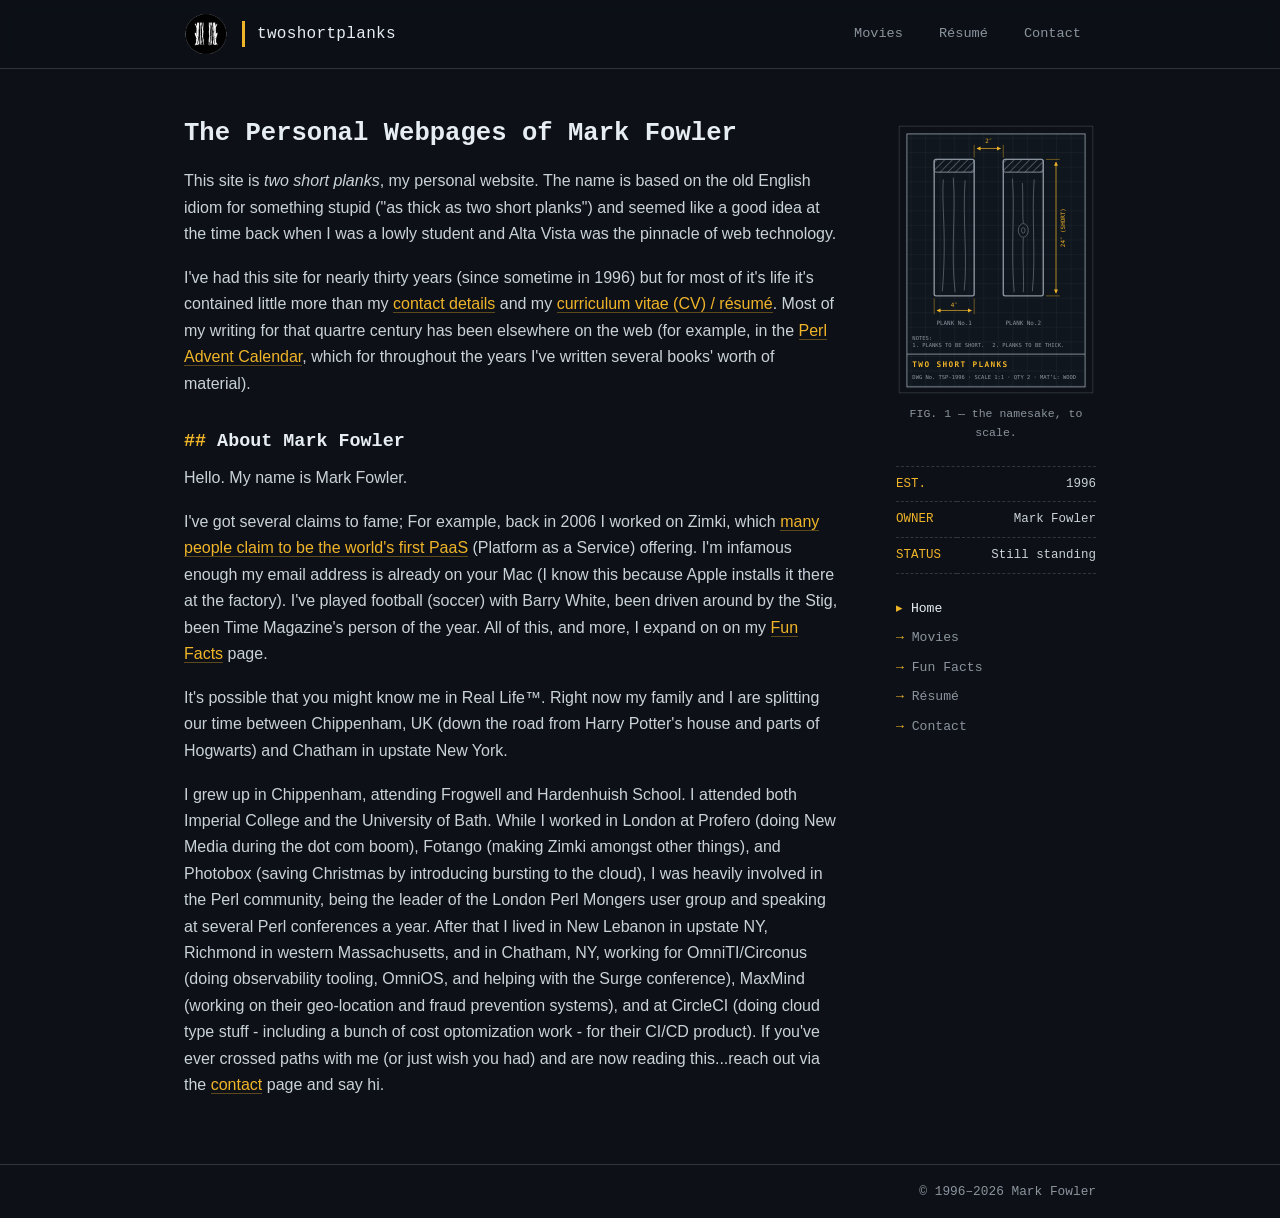
<file: index.html>
<!DOCTYPE html>
<html lang="en">
    <head>
        <meta charset="utf-8">
        <title>twoshortplanks</title>
        <link rel="stylesheet" type="text/css" href="/style.css">
        <meta name="viewport" content="width=device-width, initial-scale=1">
    </head>

    <body>
        <header>
            <nav id="top">
                <a href="/" id="brand">
                    <img src="/twoshortplanks-logo.png" width="44" height="44" alt="two short planks logo">
                    <span id="logotext">twoshortplanks</span>
                </a>
                <div id="nav-links">
                    <a href="https://movies.twoshortplanks.com/">Movies</a>
                    <a href="/cv/">R&eacute;sum&eacute;</a>
                    <a href="/contact/">Contact</a>
                </div>
            </nav>
        </header>

        <div id="wrapper">
            <article>
                <h1>The Personal Webpages of Mark Fowler</h1>
                <p>
                This site is <em>two short planks</em>, my personal website.  The name is based on the old English idiom for
                something stupid ("as thick as two short planks") and seemed like a good idea at the time back when I was a
                lowly student and Alta Vista was the pinnacle of web technology.
                </p>

                <p>
                I've had this site for nearly thirty years (since sometime in 1996) but for most of it's life it's
                contained little more than my <a href="/contact/">contact details</a> and my <a href="/cv/">curriculum vitae (CV) / r&eacute;sum&eacute;</a>.
                Most of my writing for that quartre century has been elsewhere on the web (for example, in the
                <a href="https://perladvent.org/">Perl Advent Calendar</a>, which for throughout the years I've written
                several books' worth of material).
                </p>

                <h2>About Mark Fowler</h2>

                <p>
                Hello.  My name is Mark Fowler.
                </p>

                <p>
                I've got several claims to fame;  For example, back in 2006 I worked on
                Zimki, which <a href="https://www.porter.run/blog/history-of-paas-how-canon-almost-became-a-major-cloud-provider">many people claim to be the world's first PaaS</a>
                (Platform as a Service) offering.  I'm infamous enough my email address
                is already on your Mac (I know this because Apple installs it there at the factory).
                I've played football (soccer) with Barry White, been driven around by the Stig,
                been Time Magazine's person of the year. All of this, and more, I expand on on my <a href="/about/fun-facts/">Fun
                    Facts</a> page.
                </p>

                <p>
                It's possible that you might know me in Real Life&trade;.  Right now my
                family and I are splitting our time between Chippenham, UK (down the road from Harry Potter's house and parts of Hogwarts)
                and Chatham in upstate New York.
                </p>

                <p>
                I grew up in Chippenham, attending Frogwell and Hardenhuish School.
                I attended both Imperial College and the University of Bath.
                While I worked in London at Profero (doing New Media during the dot com boom),
                Fotango (making Zimki amongst other things), and Photobox (saving Christmas by introducing bursting to the cloud),
                I was heavily involved in the Perl community, being the leader of the
                London Perl Mongers user group and speaking at several Perl conferences
                a year.  After that I lived in New Lebanon in upstate NY, Richmond
                in western Massachusetts, and in Chatham, NY, working for
                OmniTI/Circonus (doing observability tooling, OmniOS, and helping with the Surge conference),
                MaxMind (working on their geo-location and fraud prevention systems), and at CircleCI
                (doing cloud type stuff - including a bunch of cost optomization work - for their CI/CD product).
                If you've ever crossed paths with me (or just wish you had) and are now reading this...reach out via the
                <a href="/contact/">contact</a> page and say hi.
                </p>

            </article>

            <aside>
                <img src="/planks-blueprint.svg" alt="Blueprint-style technical drawing of two short planks of wood">
                <p class="figure-caption">FIG. 1 &mdash; the namesake, to scale.</p>
                <dl class="spec">
                    <dt>EST.</dt><dd>1996</dd>
                    <dt>OWNER</dt><dd>Mark Fowler</dd>
                    <dt>STATUS</dt><dd>Still standing</dd>
                </dl>
                <nav class="side-nav">
                    <span class="current">Home</span>
                    <a href="https://movies.twoshortplanks.com/">Movies</a>
                    <a href="/about/fun-facts/">Fun Facts</a>
                    <a href="/cv/">R&eacute;sum&eacute;</a>
                    <a href="/contact/">Contact</a>
                </nav>
            </aside>
        </div>

        <footer>
            <p>&copy; 1996&ndash;2026 Mark Fowler</p>
        </footer>
    </body>
</html>
</file>
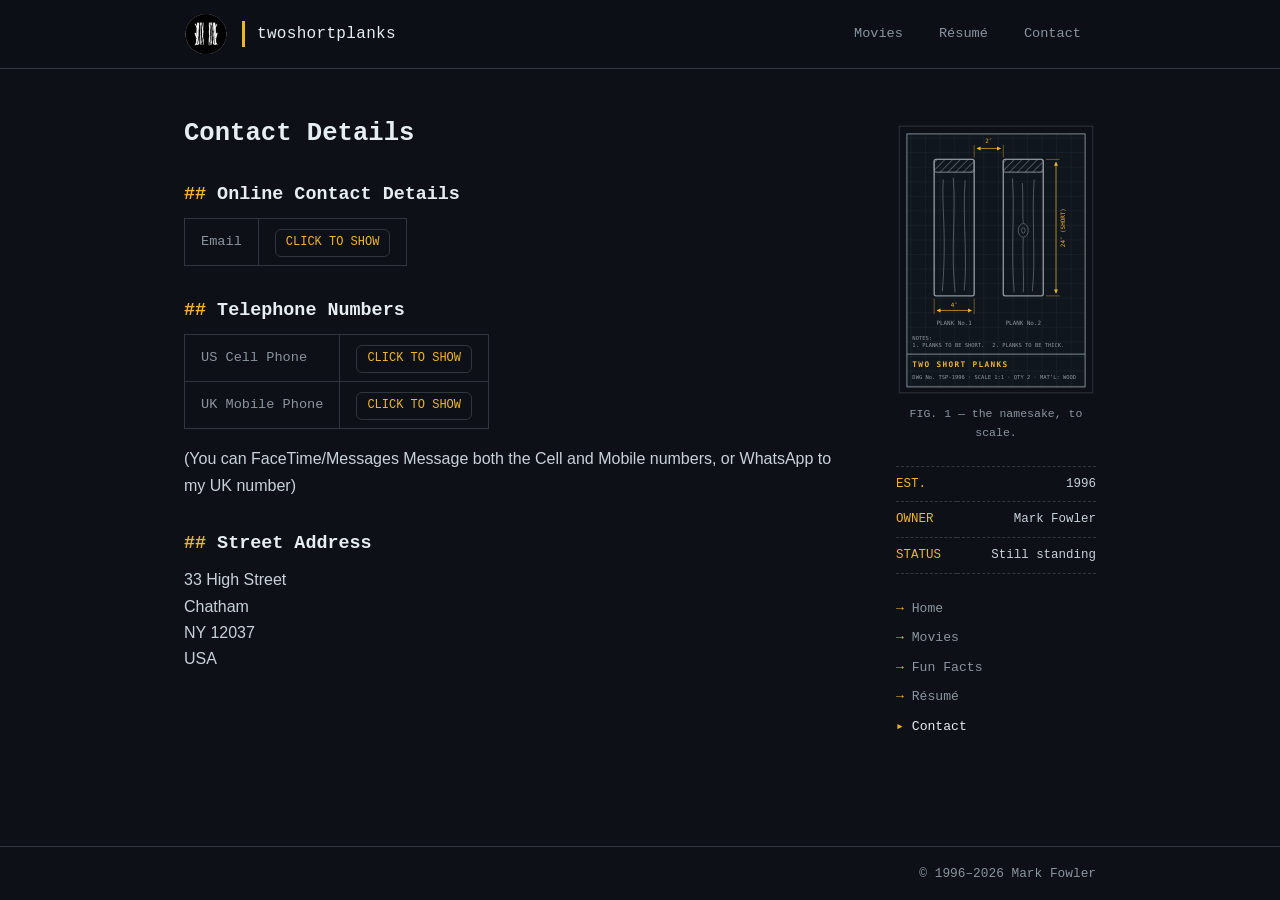
<file: contact/index.html>
<!DOCTYPE html>
<html lang="en">
    <head>
        <meta charset="utf-8">
        <title>Contact &mdash; twoshortplanks</title>
        <link rel="stylesheet" type="text/css" href="/style.css">
        <meta name="viewport" content="width=device-width, initial-scale=1">
    </head>

    <body>
        <header>
            <nav id="top">
                <a href="/" id="brand">
                    <img src="/twoshortplanks-logo.png" width="44" height="44" alt="two short planks logo">
                    <span id="logotext">twoshortplanks</span>
                </a>
                <div id="nav-links">
                    <a href="https://movies.twoshortplanks.com/">Movies</a>
                    <a href="/cv/">R&eacute;sum&eacute;</a>
                    <a href="/contact/">Contact</a>
                </div>
            </nav>
        </header>

        <div id="wrapper">
        <article>
                <h1>Contact Details</h1>

                <h2>Online Contact Details</h2>

                <!-- a table?  YES A TABLE.  This is TABULAR DATA -->
                <table>
                  <tr><td>Email</td><td class="obfu mikealpharomeokiloattangowhiskeyoscarsierrahoteloscarromeotangopapalimaalphanovemberkilosierradotcharlieoscarmike">Loading...</td>
                </table>

                <h2>Telephone Numbers</h2>

                <!-- a table?  YES A TABLE.  This is TABULAR DATA -->
                <table>
                  <tr><td>US Cell Phone</td><td class="obfu one-eightthreeeight-twoseventhree-threefivethreenine">Loading...</td></tr>
                  <tr><td>UK Mobile Phone</td><td class="obfu zeroseventhreezerofive foursevenonesixfoureight">Loading...</td></tr>
                </table>

                <p>(You can FaceTime/Messages Message both the Cell and Mobile numbers, or WhatsApp to my UK number)</p>

                <h2>Street Address</h2>

                <p>
                33 High Street<br>
                Chatham<br>
                NY 12037<br>
                USA
                </p>
        </article>

        <aside>
            <img src="/planks-blueprint.svg" alt="Blueprint-style technical drawing of two short planks of wood">
            <p class="figure-caption">FIG. 1 &mdash; the namesake, to scale.</p>
            <dl class="spec">
                <dt>EST.</dt><dd>1996</dd>
                <dt>OWNER</dt><dd>Mark Fowler</dd>
                <dt>STATUS</dt><dd>Still standing</dd>
            </dl>
            <nav class="side-nav">
                <a href="/">Home</a>
                <a href="https://movies.twoshortplanks.com/">Movies</a>
                <a href="/about/fun-facts/">Fun Facts</a>
                <a href="/cv/">R&eacute;sum&eacute;</a>
                <span class="current">Contact</span>
            </nav>
        </aside>
        </div>

        <footer>
            <p>&copy; 1996&ndash;2026 Mark Fowler</p>
        </footer>
    </body>

    <!-- de-obfu the obfuscated things on demand -->
    <script>

    var mymap = {
        zero: '0',
        one: '1',
        two: '2',
        three: '3',
        four: '4',
        five: '5',
        six: '6',
        seven: '7',
        eight: '8',
        nine: '9',
        at: '@',
        alpha: 'a',
        bravo: 'b',
        charlie: 'c',
        delta: 'd',
        echo: 'e',
        foxtrot: 'f',
        gamma: 'g',
        hotel: 'h',
        indigo: 'i',
        juliett: 'j',
        kilo: 'k',
        lima: 'l',
        mike: 'm',
        november: 'n',
        oscar: 'o',
        papa: 'p',
        quebec: 'q',
        romeo: 'r',
        sierra: 's',
        tango: 't',
        uniform: 'u',
        victor: 'v',
        whiskey: 'w',
        'x-ray': 'x',
        yankee: 'y',
        zulu: 'z',
        dot: '.',
        space: ' '
    };

    function decoder(string) {
        if (string.length == 0)
        return "";
        for (k in mymap)
        if (mymap.hasOwnProperty(k))
            if (string.indexOf(k) == 0) {
            return mymap[k] + decoder(string.substr(k.length));
            }
        return string.substr(0,1) + decoder(string.substr(1));
    }

    document.addEventListener('DOMContentLoaded', function() {
        document.querySelectorAll('.obfu').forEach((e) => {
            e.innerHTML = "<span class='reveal'>CLICK TO SHOW</span>";
            e.addEventListener('click', function() {
                e.innerHTML = decoder(e.getAttribute('class').replace('obfu ', ''));
            });
        })
    });
    </script>
</html>
</file>
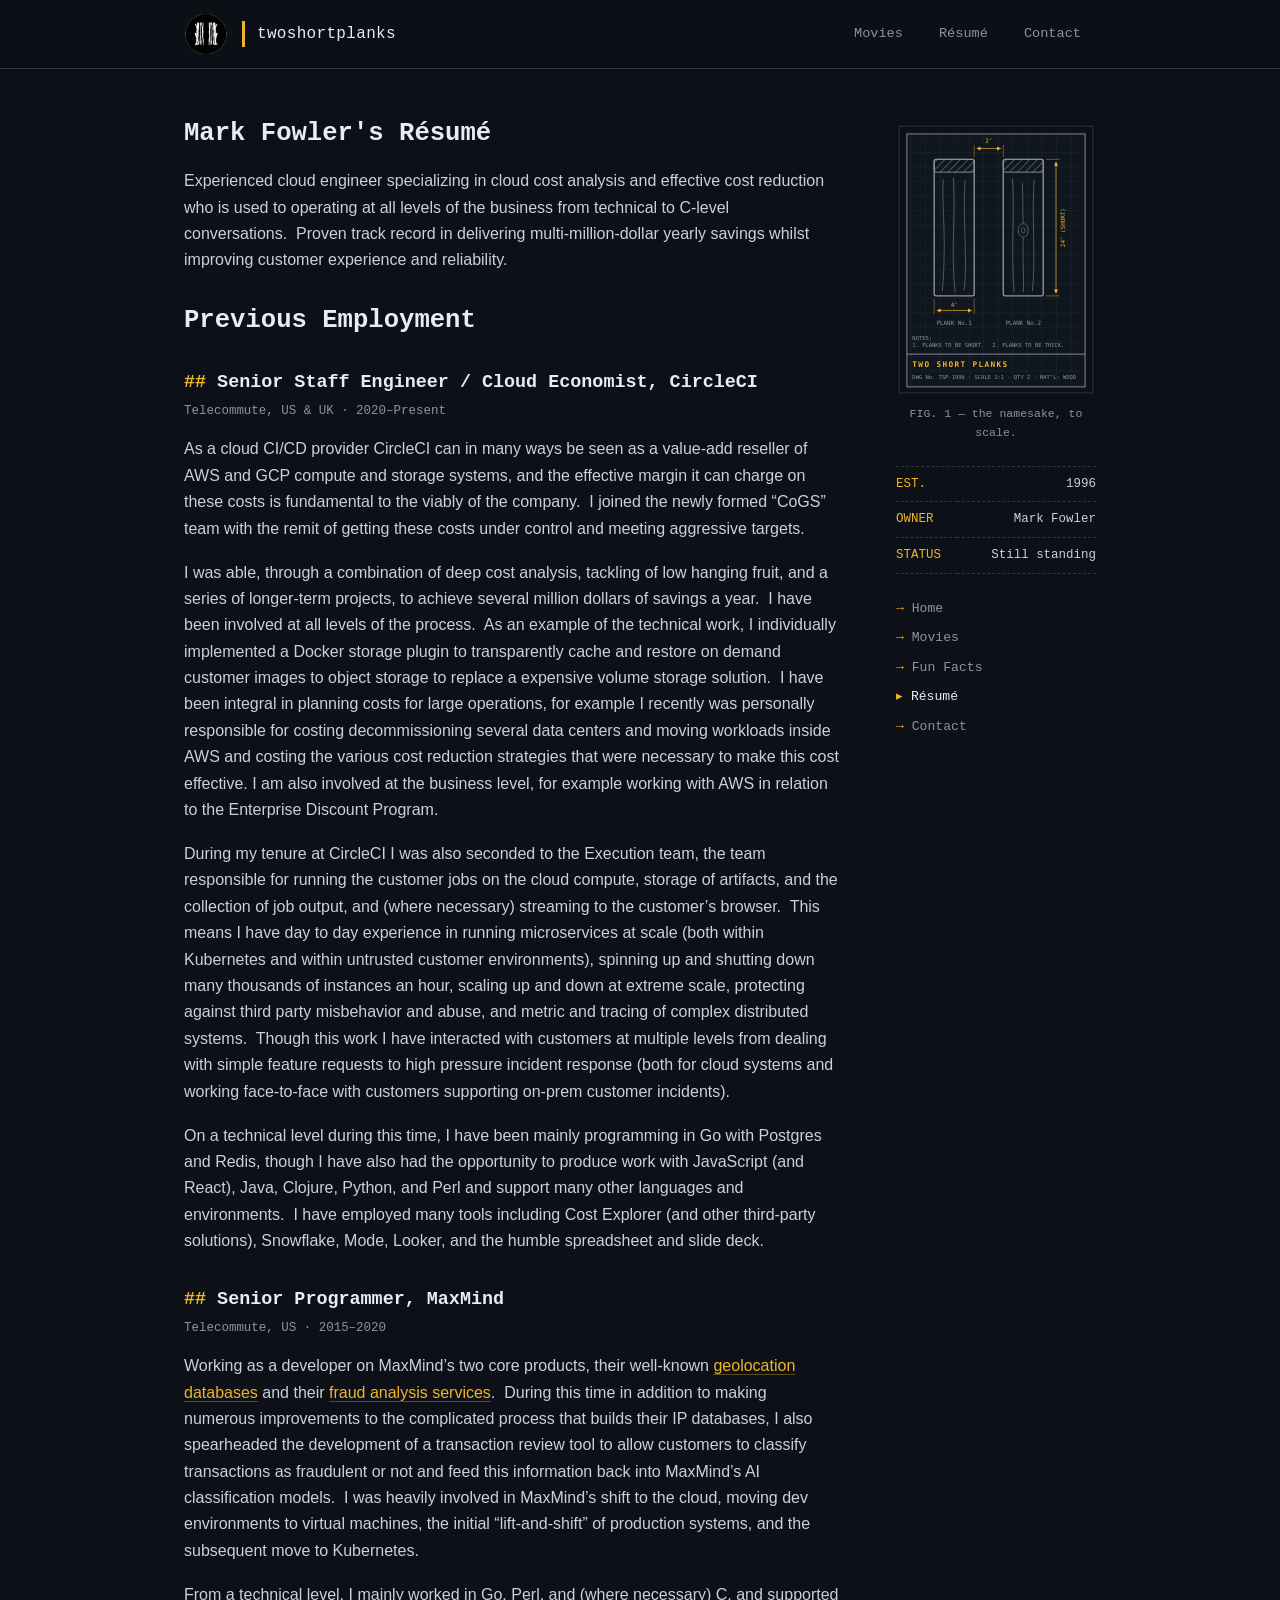
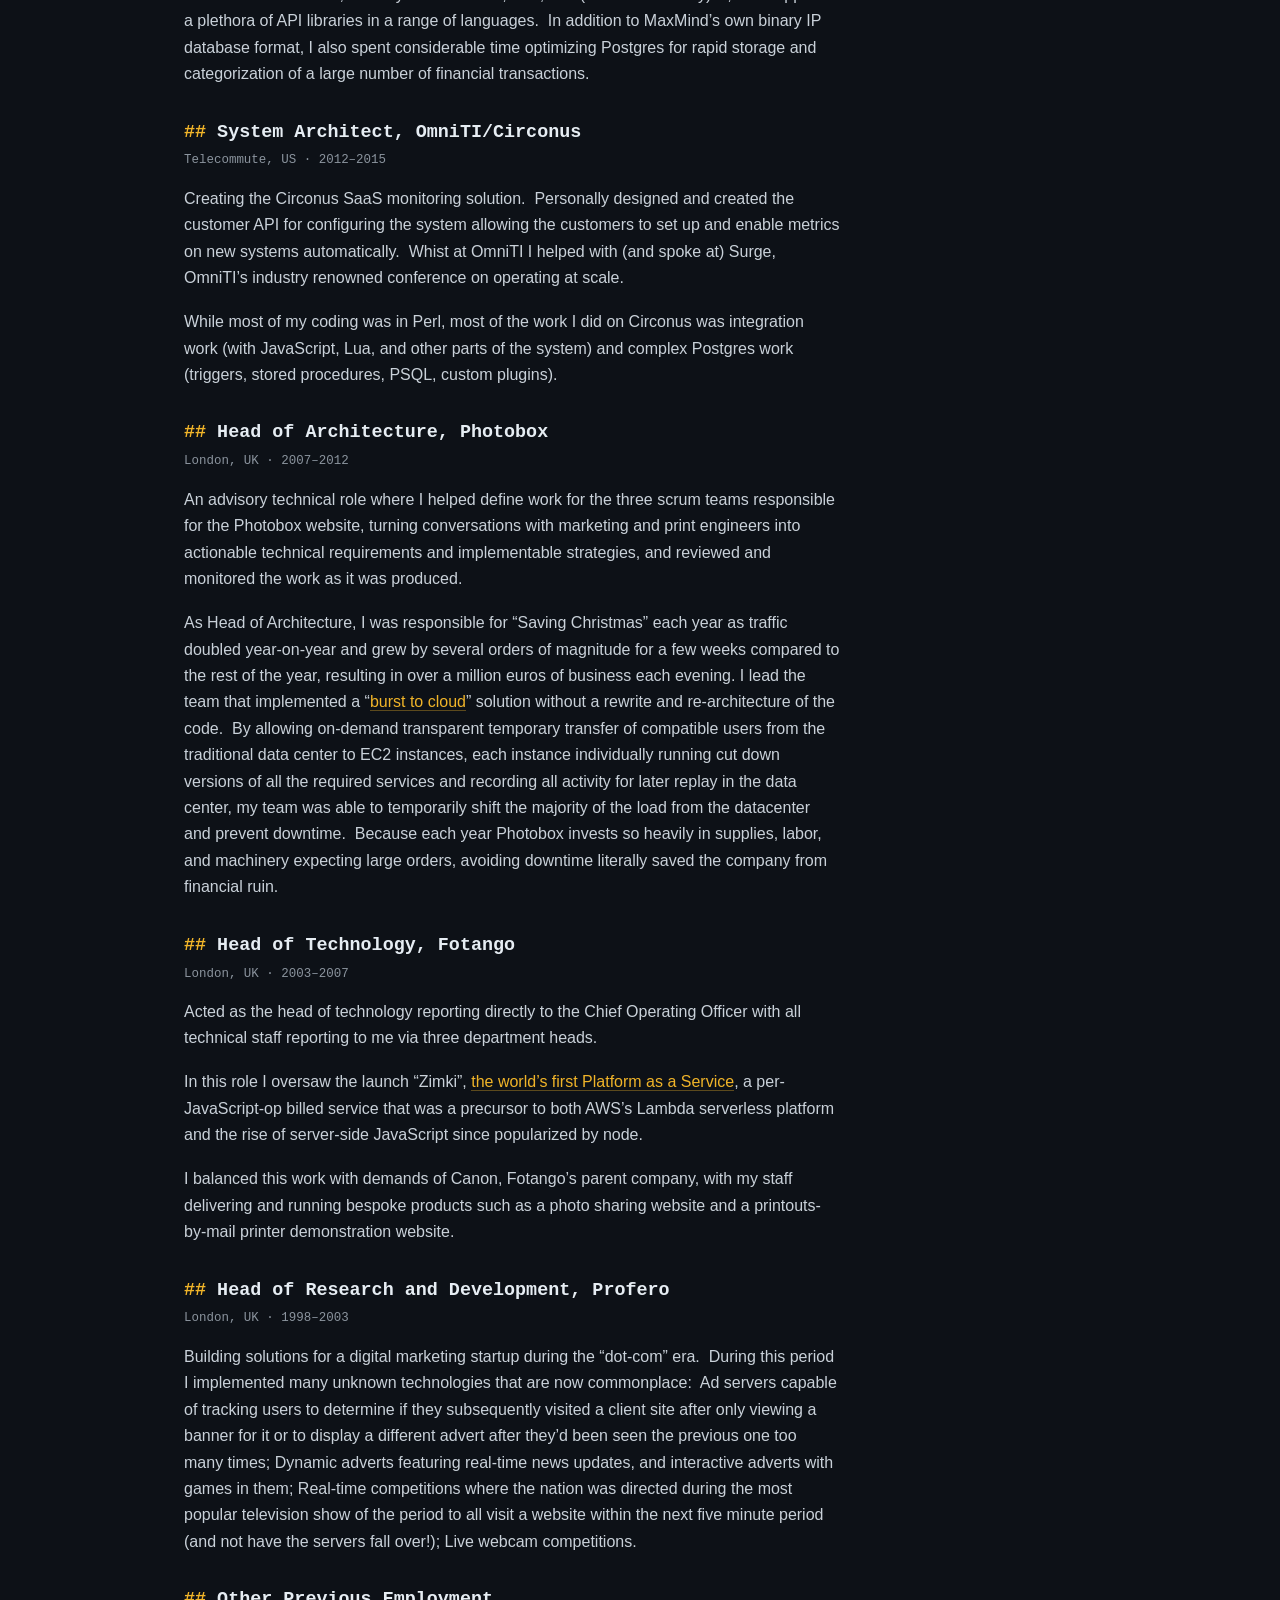
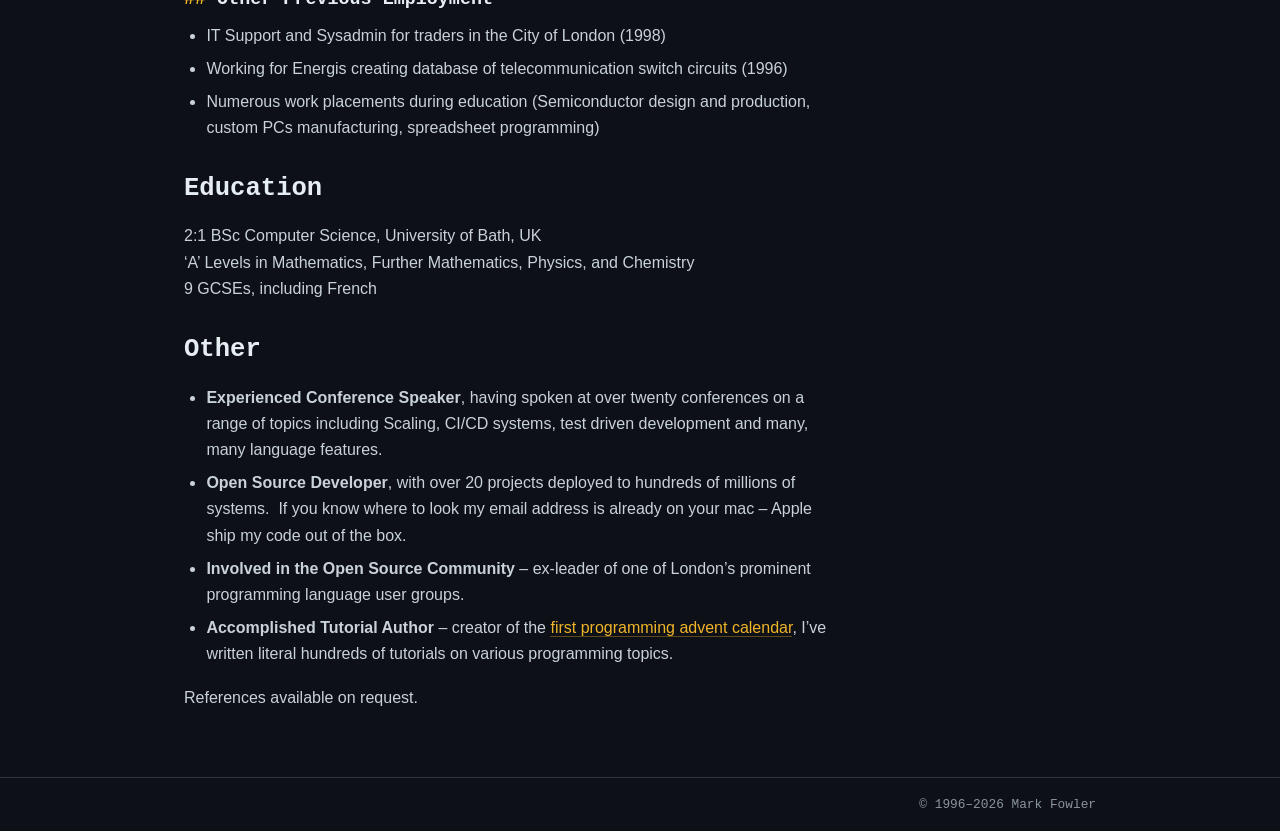
<file: cv/index.html>
<!DOCTYPE html>
<html lang="en">
    <head>
        <meta charset="utf-8">
        <title>R&eacute;sum&eacute; &mdash; twoshortplanks</title>
        <link rel="stylesheet" type="text/css" href="/style.css">
        <meta name="viewport" content="width=device-width, initial-scale=1">
    </head>

    <body>
        <header>
            <nav id="top">
                <a href="/" id="brand">
                    <img src="/twoshortplanks-logo.png" width="44" height="44" alt="two short planks logo">
                    <span id="logotext">twoshortplanks</span>
                </a>
                <div id="nav-links">
                    <a href="https://movies.twoshortplanks.com/">Movies</a>
                    <a href="/cv/">R&eacute;sum&eacute;</a>
                    <a href="/contact/">Contact</a>
                </div>
            </nav>
        </header>

        <div id="wrapper">
        <article>

                <h1>Mark Fowler's R&eacute;sum&eacute;</h1>

                <p>Experienced cloud engineer specializing in cloud cost
                analysis and effective cost reduction who is used to operating at all levels of
                the business from technical to C-level conversations.&nbsp; Proven track record in
                delivering multi-million-dollar yearly savings whilst improving customer
                experience and reliability.</p>
                
                <h1>Previous Employment</h1>
                
                <h2>Senior Staff Engineer / Cloud Economist, CircleCI</h2>
                <p class="job-meta">Telecommute, US &amp; UK &middot; 2020&ndash;Present</p>
                
                <p>As a cloud CI/CD provider CircleCI can in many ways be seen
                as a value-add reseller of AWS and GCP compute and storage systems, and the
                effective margin it can charge on these costs is fundamental to the viably of
                the company.&nbsp; I joined the newly formed &ldquo;CoGS&rdquo; team with the remit of getting
                these costs under control and meeting aggressive targets.</p>
                
                <p>I was able, through a combination of deep cost analysis,
                tackling of low hanging fruit, and a series of longer-term projects, to achieve
                several million dollars of savings a year.&nbsp; I have been involved at all levels
                of the process.&nbsp; As an example of the technical work, I individually
                implemented a Docker storage plugin to transparently cache and restore on
                demand customer images to object storage to replace a expensive volume storage
                solution.&nbsp; I have been integral in planning costs for large operations, for
                example I recently was personally responsible for costing decommissioning
                several data centers and moving workloads inside AWS and costing the various cost
                reduction strategies that were necessary to make this cost effective. I am
                also involved at the business level, for example working with AWS in relation to
                the Enterprise Discount Program.</p>
                
                <p>During my tenure at CircleCI I was also seconded to the Execution
                team, the team responsible for running the customer jobs on the cloud compute,
                storage of artifacts, and the collection of job output, and (where necessary)
                streaming to the customer&rsquo;s browser.&nbsp; This means I have day to day experience
                in running microservices at scale (both within Kubernetes and within untrusted
                customer environments), spinning up and shutting down many thousands of
                instances an hour, scaling up and down at extreme scale, protecting against
                third party misbehavior and abuse, and metric and tracing of complex
                distributed systems.&nbsp; Though this work I have interacted with customers at
                multiple levels from dealing with simple feature requests to high pressure
                incident response (both for cloud systems and working face-to-face with
                customers supporting on-prem customer incidents). </p>
                
                <p>On a technical level during this time, I have been mainly
                programming in Go with Postgres and Redis, though I have also had the
                opportunity to produce work with JavaScript (and React), Java, Clojure, Python,
                and Perl and support many other languages and environments.&nbsp; I have employed
                many tools including Cost Explorer (and other third-party solutions),
                Snowflake, Mode, Looker, and the humble spreadsheet and slide deck.</p>
                
                <h2>Senior Programmer, MaxMind</h2>
                <p class="job-meta">Telecommute, US &middot; 2015&ndash;2020</p>
                
                <p>Working as a developer on MaxMind&rsquo;s two core products, their
                well-known <a
                href="https://www.maxmind.com/en/solutions/ip-geolocation-databases-api-services">geolocation
                databases</a> and their <a
                href="https://www.maxmind.com/en/solutions/fraud-prevention/overview">fraud
                analysis services</a>.&nbsp; During this time in addition to making numerous
                improvements to the complicated process that builds their IP databases, I also
                spearheaded the development of a transaction review tool to allow customers to
                classify transactions as fraudulent or not and feed this information back into
                MaxMind&rsquo;s AI classification models.&nbsp; I was heavily involved in MaxMind&rsquo;s shift
                to the cloud, moving dev environments to virtual machines, the initial
                &ldquo;lift-and-shift&rdquo; of production systems, and the subsequent move to Kubernetes.</p>
                
                <p>From a technical level, I mainly worked in Go, Perl, and
                (where necessary) C, and supported a plethora of API libraries in a range of
                languages.&nbsp; In addition to MaxMind&rsquo;s own binary IP database format, I also
                spent considerable time optimizing Postgres for rapid storage and
                categorization of a large number of financial transactions.</p>
                
                <h2>System Architect, OmniTI/Circonus</h2>
                <p class="job-meta">Telecommute, US &middot; 2012&ndash;2015</p>
                
                <p>Creating the Circonus SaaS monitoring solution.&nbsp; Personally
                designed and created the customer API for configuring the system allowing the
                customers to set up and enable metrics on new systems automatically.&nbsp; Whist at
                OmniTI I helped with (and spoke at) Surge, OmniTI&rsquo;s industry renowned
                conference on operating at scale.</p>
                
                <p>While most of my coding was in Perl, most of the work I did
                on Circonus was integration work (with JavaScript, Lua, and other parts of the
                system) and complex Postgres work (triggers, stored procedures, PSQL, custom
                plugins).</p>
                
                <h2>Head of Architecture, Photobox</h2>
                <p class="job-meta">London, UK &middot; 2007&ndash;2012</p>
                
                <p>An advisory technical role where I helped define work for
                the three scrum teams responsible for the Photobox website, turning
                conversations with marketing and print engineers into actionable technical
                requirements and implementable strategies, and reviewed and monitored the work
                as it was produced.</p>
                
                <p>As Head of Architecture, I was responsible for &ldquo;Saving
                Christmas&rdquo; each year as traffic doubled year-on-year and grew by several orders
                of magnitude for a few weeks compared to the rest of the year, resulting in
                over a million euros of business each evening. I lead the team that implemented
                a &ldquo;<a href="https://youtu.be/8Gp-RXCLO2M?t=2844">burst to cloud</a>&rdquo; solution without
                a rewrite and re-architecture of the code.&nbsp; By allowing on-demand transparent temporary
                transfer of compatible users from the traditional data center to EC2 instances,
                each instance individually running cut down versions of all the required
                services and recording all activity for later replay in the data center, my
                team was able to temporarily shift the majority of the load from the datacenter
                and prevent downtime.&nbsp; Because each year Photobox invests so heavily in
                supplies, labor, and machinery expecting large orders, avoiding downtime
                literally saved the company from financial ruin.</p>
                
                <h2>Head of Technology, Fotango</h2>
                <p class="job-meta">London, UK &middot; 2003&ndash;2007</p>
                
                <p>Acted as the head of technology reporting directly to the
                Chief Operating Officer with all technical staff reporting to me via three
                department heads.</p>
                
                <p>In this role I oversaw the launch &ldquo;Zimki&rdquo;, <a
                href="https://www.porter.run/blog/history-of-paas-how-canon-almost-became-a-major-cloud-provider">the
                world&rsquo;s first Platform as a Service</a>, a per-JavaScript-op billed service
                that was a precursor to both AWS&rsquo;s Lambda serverless platform and the rise of
                server-side JavaScript since popularized by node.</p>
                
                <p>I balanced this work with demands of Canon, Fotango&rsquo;s parent
                company, with my staff delivering and running bespoke products such as a photo
                sharing website and a printouts-by-mail printer demonstration website.</p>
                
                <h2>Head of Research and Development, Profero</h2>
                <p class="job-meta">London, UK &middot; 1998&ndash;2003</p>
                
                <p>Building solutions for a digital marketing startup during
                the &ldquo;dot-com&rdquo; era.&nbsp; During this period I implemented many unknown technologies
                that are now commonplace:&nbsp; Ad servers capable of tracking users to determine if
                they subsequently visited a client site after only viewing a banner for it or
                to display a different advert after they&rsquo;d been seen the previous one too many
                times; Dynamic adverts featuring real-time news updates, and interactive
                adverts with games in them; Real-time competitions where the nation was
                directed during the most popular television show of the period to all visit a website
                within the next five minute period (and not have the servers fall over!); Live
                webcam competitions.</p>
                
                <h2>Other Previous Employment</h2>
                
                <ul>
                 <li>IT Support and Sysadmin for traders in the City of London
                     (1998)</li>
                 <li>Working for Energis creating database of telecommunication
                     switch circuits (1996)</li>
                 <li>Numerous work placements during education (Semiconductor
                     design and production, custom PCs manufacturing, spreadsheet programming)</li>
                </ul>
                
                <h1>Education</h1>
                
                <p>2:1 BSc Computer Science, University of Bath, UK<br>
                &lsquo;A&rsquo; Levels in Mathematics, Further Mathematics, Physics, and Chemistry<br>
                9 GCSEs, including French</p>
                
                <h1>Other</h1>
                
                <ul>
                 <li><b>Experienced Conference Speaker</b>, having spoken at
                     over twenty conferences on a range of topics including Scaling, CI/CD
                     systems, test driven development and many, many language features.</li>
                 <li><b>Open Source Developer</b>, with over 20 projects
                     deployed to hundreds of millions of systems.&nbsp; If you know where to look my
                     email address is already on your mac &ndash; Apple ship my code out of the box.</li>
                 <li><b>Involved in the Open Source Community</b> &ndash; ex-leader
                     of one of London&rsquo;s prominent programming language user groups.</li>
                 <li><b>Accomplished Tutorial Author</b> &ndash; creator of the <a
                     href="https://perladvent.org/2024/2024-12-24.html">first programming
                     advent calendar</a>, I&rsquo;ve written literal hundreds of tutorials on various
                     programming topics.</li>
                </ul>
                
                <p>References available on request.</p>
                
                            

        </article>

        <aside>
            <img src="/planks-blueprint.svg" alt="Blueprint-style technical drawing of two short planks of wood">
            <p class="figure-caption">FIG. 1 &mdash; the namesake, to scale.</p>
            <dl class="spec">
                <dt>EST.</dt><dd>1996</dd>
                <dt>OWNER</dt><dd>Mark Fowler</dd>
                <dt>STATUS</dt><dd>Still standing</dd>
            </dl>
            <nav class="side-nav">
                <a href="/">Home</a>
                <a href="https://movies.twoshortplanks.com/">Movies</a>
                <a href="/about/fun-facts/">Fun Facts</a>
                <span class="current">R&eacute;sum&eacute;</span>
                <a href="/contact/">Contact</a>
            </nav>
        </aside>
        </div>

        <footer>
            <p>&copy; 1996&ndash;2026 Mark Fowler</p>
        </footer>
    </body>
</html>
</file>
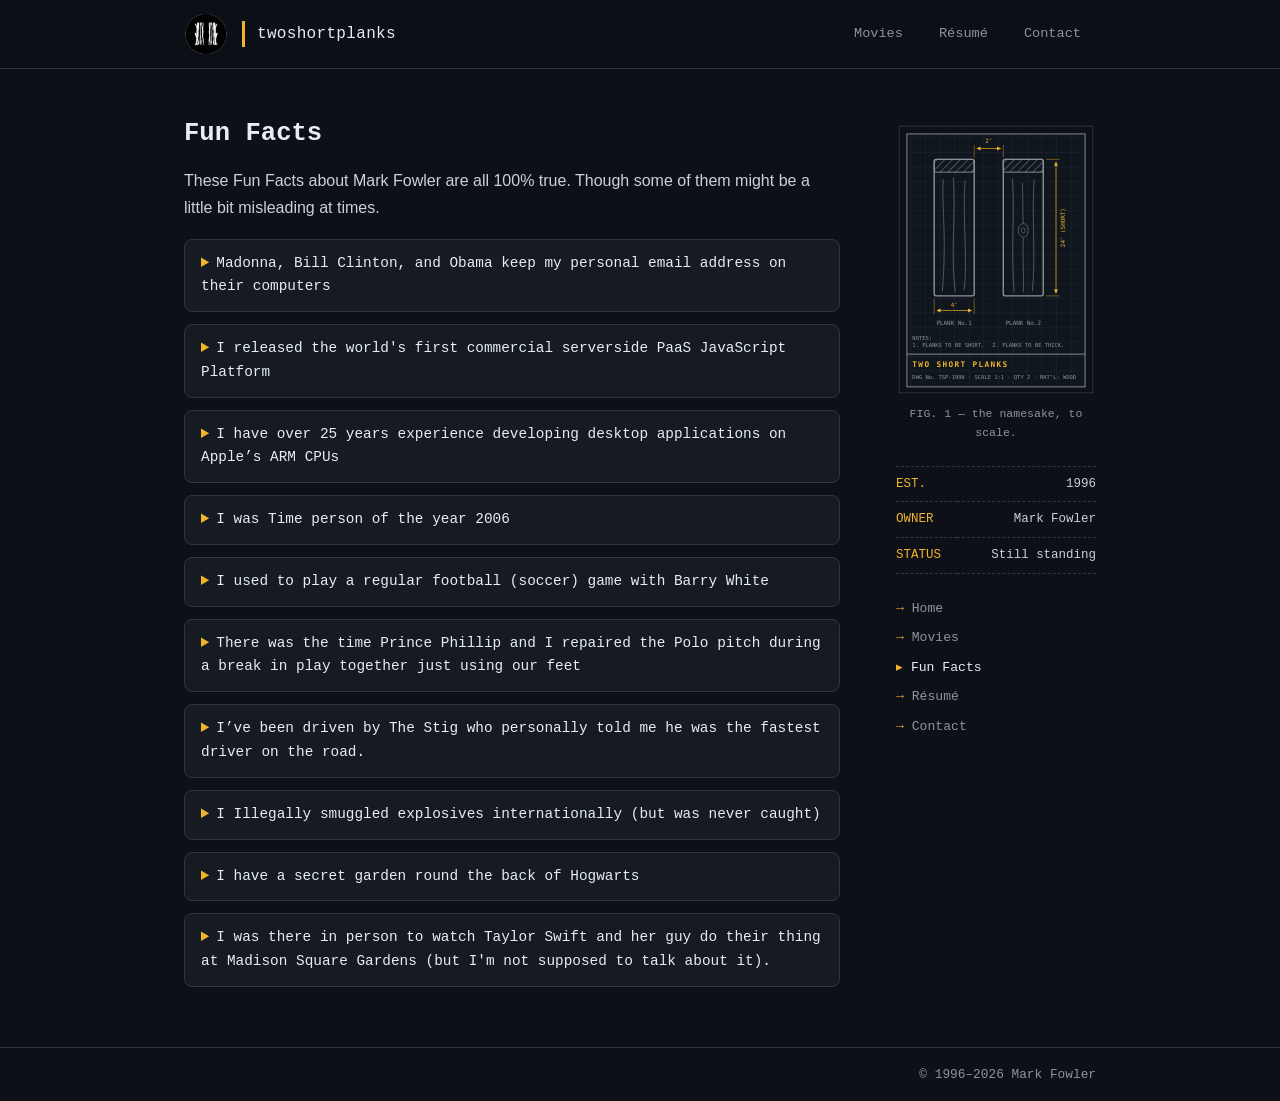
<file: about/fun-facts/index.html>
<!DOCTYPE html>
<html lang="en">
    <head>
        <meta charset="utf-8">
        <title>Fun Facts &mdash; twoshortplanks</title>
        <link rel="stylesheet" type="text/css" href="/style.css">
        <meta name="viewport" content="width=device-width, initial-scale=1">
    </head>

    <body>
        <header>
            <nav id="top">
                <a href="/" id="brand">
                    <img src="/twoshortplanks-logo.png" width="44" height="44" alt="two short planks logo">
                    <span id="logotext">twoshortplanks</span>
                </a>
                <div id="nav-links">
                    <a href="https://movies.twoshortplanks.com/">Movies</a>
                    <a href="/cv/">R&eacute;sum&eacute;</a>
                    <a href="/contact/">Contact</a>
                </div>
            </nav>
        </header>

        <div id="wrapper">
        <article>

                <h1>Fun Facts</h1>

                <p>These Fun Facts about Mark Fowler are all 100% true.  Though some of them might be a little bit misleading at times.</p>

<details>
    <summary>Madonna, Bill Clinton, and Obama keep my personal email address on their computers</summary>
    <p>Since I&rsquo;m an open source developer, several Perl modules I&rsquo;ve written (e.g. Test::Builder::Tester) are shipped by Apple as part of macOS, which includes my email address in the documentation.</p>
</details>

<details>
    <summary>I released the world's first commercial serverside PaaS JavaScript Platform</summary>
    <p>Yep, it was called <a href="https://blog.porter.run/history-of-paas-how-canon-almost-became-a-major-cloud-provider/">Zimki</a>, I worked on it with Simon Wardley back when he and I worked for Fotango, a subsidiary of Canon. Canon ended up not sharing the long term vision, and infamously canned the product minutes before Simon presented it on-stage at OSCON. Earlier in the conference I gave a talk about how JavaScript would be the next big serverside programming language and no-one believed me. Oh well.</p>
</details>

<details>
    <summary>I have over 25 years experience developing desktop applications on Apple&rsquo;s ARM CPUs</summary>
    <p>ARM originally stood for Archimedes RISC Machine, which powered the Archimedes range of computers originally marketed to school children in the UK. Apple invested in these ARM processors because they wanted it for their Newton range. The Archimedes had a WIMP GUI built into the ROM that shipped with the computer, and It was possible to write Desktop GUI programs on these computers in BBC Basic by using &ldquo;*&rdquo; system calls in order to directly call the GUI APIs.</p>
</details>

<details>
    <summary>I was Time person of the year 2006</summary>
    <p>Time&rsquo;s person of the year 2006 was &ldquo;You&rdquo;. We&rsquo;re all Time person of the year (assuming you were born in 2006 that is).</p>
</details>

<details>
    <summary>I used to play a regular football (soccer) game with Barry White</summary>
    <p>Barry White, no relation to the singer, used to work with me at Fotango where we both played in the five-a-side team on Tuesday.</p>
</details>

<details>
    <summary>There was the time Prince Phillip and I repaired the Polo pitch during a break in play together just using our feet</summary>
    <p>This is common practice at Polo matches apparently. The crowd is invited out on the pitch at &ldquo;half time&rdquo; to use their feet to shove the divots back. The one match I&rsquo;ve ever been to Prince Phillip was in attendance, so we fixed the pitch together</p>
</details>

<details>
    <summary>I&rsquo;ve been driven by The Stig who personally told me he was the fastest driver on the road.</summary>
    <p>Friend and twice co-worker Stig Brautasett has driven me on more than one occasion. He&rsquo;s always the fastest driver on the road, since he drives slowly and safely on the country lanes where he lives and everyone else gets stuck behind him.</p>
</details>

<details>
    <summary>I Illegally smuggled explosives internationally (but was never caught)</summary>
    <p>When I moved my entire household contents from the UK to the US in a shipping container, I - unknowingly - had &ldquo;sparkers&rdquo; (you know, the hand held fireworks that people put in fancy cocktails) in a desk draw contained within. This is a huge no-no if you haven&rsquo;t filled in the correct paperwork, but no-one has ever troubled me about it.</p>
</details>

<details>
    <summary>I have a secret garden round the back of Hogwarts</summary>
    <p>Hogwarts, as so much as it can be considered real, is basically three places: Alnwick Castle in Northumberland (most of the real world outside shots), the Harry Potter sets in London (both the real world sets and the giant model), and Lacock Abbey in Wiltshire (where the internal corridor shots were filmed). I&rsquo;ve been to all three, but the secret garden is an allotment garden in a walled off area inside the Lacock Abbey grounds. Getting to it involves comically breezing past all the people queuing up to pay for entry at the National Trust counter, and then down through a NO ENTRY gate in the botanical gardens while typically carrying a garden spade and a bucket. Fun times.</p>
</details>

<details>
    <summary>I was there in person to watch Taylor Swift and her guy do their thing at Madison Square Gardens (but I'm not supposed to talk about it).</summary>
    <p>Yes, I was at the Jingle Ball concert at Madison Square Gardens on December 8th 2017 where I got to see Taylor Swift and Ed Sheeran perform "End Game" live.  I probably shouldn't talk about it because then we get into if Sabrina Carpenter or Tay-Tay's set was better, and that's a real emacs-vs-vi or tabs-vs-spaces level debate right there.</p>
</details>

                
                            

        </article>

        <aside>
            <img src="/planks-blueprint.svg" alt="Blueprint-style technical drawing of two short planks of wood">
            <p class="figure-caption">FIG. 1 &mdash; the namesake, to scale.</p>
            <dl class="spec">
                <dt>EST.</dt><dd>1996</dd>
                <dt>OWNER</dt><dd>Mark Fowler</dd>
                <dt>STATUS</dt><dd>Still standing</dd>
            </dl>
            <nav class="side-nav">
                <a href="/">Home</a>
                <a href="https://movies.twoshortplanks.com/">Movies</a>
                <span class="current">Fun Facts</span>
                <a href="/cv/">R&eacute;sum&eacute;</a>
                <a href="/contact/">Contact</a>
            </nav>
        </aside>
        </div>

        <footer>
            <p>&copy; 1996&ndash;2026 Mark Fowler</p>
        </footer>
    </body>
</html>
</file>
<file: style.css>
/* two short planks — refined dark */

:root {
    --bg: #0d1117;
    --bg-raised: #161b22;
    --border: #30363d;
    --text: #c9d1d9;
    --bright: #e6edf3;
    --muted: #8b949e;
    --accent: #f0b429;
    --mono: ui-monospace, "SF Mono", SFMono-Regular, Menlo, Consolas, "Liberation Mono", monospace;
    --sans: -apple-system, BlinkMacSystemFont, "Segoe UI", Helvetica, Arial, sans-serif;
}

/* CSS Reset */
* {
    margin: 0;
    padding: 0;
    box-sizing: border-box;
}

body {
    background: var(--bg);
    color: var(--text);
    font-family: var(--sans);
    line-height: 1.65;
    min-height: 100vh;
    display: flex;
    flex-direction: column;
}

::selection {
    background: var(--accent);
    color: var(--bg);
}

/* Header Styles */
header {
    position: sticky;
    top: 0;
    z-index: 10;
    background: rgba(13, 17, 23, 0.92);
    backdrop-filter: blur(6px);
    border-bottom: 1px solid var(--border);
}

#top {
    max-width: 960px;
    margin: 0 auto;
    padding: 12px 24px;
    display: flex;
    align-items: center;
}

#brand {
    display: flex;
    align-items: center;
    gap: 14px;
    text-decoration: none;
    color: var(--bright);
}

#brand img {
    border-radius: 50%;
    display: block;
}

#logotext {
    font-family: var(--mono);
    font-size: 1rem;
    letter-spacing: 0.02em;
    border-left: 3px solid var(--accent);
    padding-left: 12px;
}

#nav-links {
    margin-left: auto;
    display: flex;
    gap: 6px;
}

#nav-links a {
    font-family: var(--mono);
    font-size: 0.85rem;
    color: var(--muted);
    text-decoration: none;
    padding: 6px 14px;
    border: 1px solid transparent;
    border-radius: 6px;
}

#nav-links a:hover {
    color: var(--accent);
    border-color: var(--border);
    background: var(--bg-raised);
}

/* Layout */
#wrapper {
    max-width: 960px;
    margin: 48px auto;
    padding: 0 24px;
    display: flex;
    gap: 56px;
}

article {
    max-width: 680px;
    min-width: 0;
}

/* Article Styles */
article p,
article ul,
article table {
    margin-bottom: 1.1em;
}

article ul {
    padding-left: 1.4em;
}

article li {
    margin-bottom: 0.4em;
}

article h1,
article h2,
article h3 {
    font-family: var(--mono);
    color: var(--bright);
    line-height: 1.3;
    text-wrap: balance;
}

article h1 {
    font-size: 1.6em;
    margin: 1.2em 0 0.7em;
}

article h1:first-child {
    margin-top: 0;
}

article h2 {
    font-size: 1.15em;
    margin: 1.8em 0 0.6em;
}

article h2::before {
    content: "## ";
    color: var(--accent);
}

article h3 {
    font-size: 1em;
    margin: 1.5em 0 0.5em;
}

article .job-meta {
    font-family: var(--mono);
    font-size: 0.78rem;
    color: var(--muted);
    margin: -0.4em 0 1.2em;
}

article a {
    color: var(--accent);
    text-decoration: none;
    border-bottom: 1px solid rgba(240, 180, 41, 0.35);
}

article a:hover {
    border-bottom-color: var(--accent);
}

/* Collapsible fun facts */
article details {
    background: var(--bg-raised);
    border: 1px solid var(--border);
    border-radius: 8px;
    padding: 12px 16px;
    margin-bottom: 12px;
}

article summary {
    cursor: pointer;
    font-family: var(--mono);
    font-size: 0.9em;
    color: var(--bright);
}

article summary::marker {
    color: var(--accent);
}

article summary:hover {
    color: var(--accent);
}

article details p {
    margin: 10px 0 4px;
}

/* Tables */
article table {
    border-collapse: collapse;
}

article td {
    border: 1px solid var(--border);
    padding: 8px 16px;
}

article td:first-child {
    font-family: var(--mono);
    font-size: 0.85em;
    color: var(--muted);
}

.reveal {
    display: inline-block;
    background: var(--bg);
    border: 1px solid var(--border);
    border-radius: 6px;
    color: var(--accent);
    font-family: var(--mono);
    font-size: 0.75em;
    padding: 3px 10px;
    cursor: pointer;
}

.reveal:hover {
    border-color: var(--accent);
}

/* Aside */
aside {
    width: 200px;
    flex-shrink: 0;
    padding-top: 6px;
    font-family: var(--mono);
    font-size: 0.85rem;
    color: var(--muted);
}

aside img {
    max-width: 100%;
    display: block;
}

aside .figure-caption {
    font-size: 0.72rem;
    color: var(--muted);
    text-align: center;
    margin-top: 8px;
}

aside .spec {
    display: grid;
    grid-template-columns: auto 1fr;
    margin: 24px 0;
    font-size: 0.78rem;
    border-top: 1px dashed var(--border);
}

aside .spec dt {
    color: var(--accent);
    padding: 7px 16px 7px 0;
    border-bottom: 1px dashed var(--border);
}

aside .spec dd {
    color: var(--text);
    text-align: right;
    padding: 7px 0;
    border-bottom: 1px dashed var(--border);
}

aside .side-nav {
    display: flex;
    flex-direction: column;
    gap: 8px;
}

aside .side-nav a {
    color: var(--muted);
    text-decoration: none;
    font-size: 0.82rem;
}

aside .side-nav a::before {
    content: "\2192  ";
    color: var(--accent);
}

aside .side-nav a:hover {
    color: var(--accent);
}

aside .side-nav .current {
    color: var(--bright);
    font-size: 0.82rem;
}

aside .side-nav .current::before {
    content: "\25B8  ";
    color: var(--accent);
}

/* Footer Styles */
footer {
    margin-top: auto;
    border-top: 1px solid var(--border);
}

footer p {
    max-width: 960px;
    margin: 0 auto;
    padding: 16px 24px;
    font-family: var(--mono);
    font-size: 0.8rem;
    color: var(--muted);
    text-align: right;
}

/* Responsive Styles */
@media (max-width: 720px) {
    #top {
        flex-wrap: wrap;
        gap: 10px;
    }

    #wrapper {
        display: block;
        margin: 32px auto;
    }

    aside {
        width: auto;
        margin-top: 40px;
        border-top: 1px dashed var(--border);
        padding-top: 24px;
        display: grid;
        grid-template-columns: 1fr 180px;
        grid-template-areas:
            "spec fig"
            "nav  fig"
            "nav  cap";
        column-gap: 24px;
        align-items: start;
    }

    aside img {
        grid-area: fig;
    }

    aside .figure-caption {
        grid-area: cap;
    }

    aside .spec {
        grid-area: spec;
        margin: 0 0 20px;
    }

    aside .side-nav {
        grid-area: nav;
    }
}

@media (max-width: 400px) {
    aside {
        grid-template-columns: 1fr;
        grid-template-areas:
            "spec"
            "nav"
            "fig"
            "cap";
    }

    aside img {
        max-width: 220px;
        margin: 24px auto 0;
    }

    aside .figure-caption {
        max-width: 220px;
        margin-left: auto;
        margin-right: auto;
    }
}
</file>
